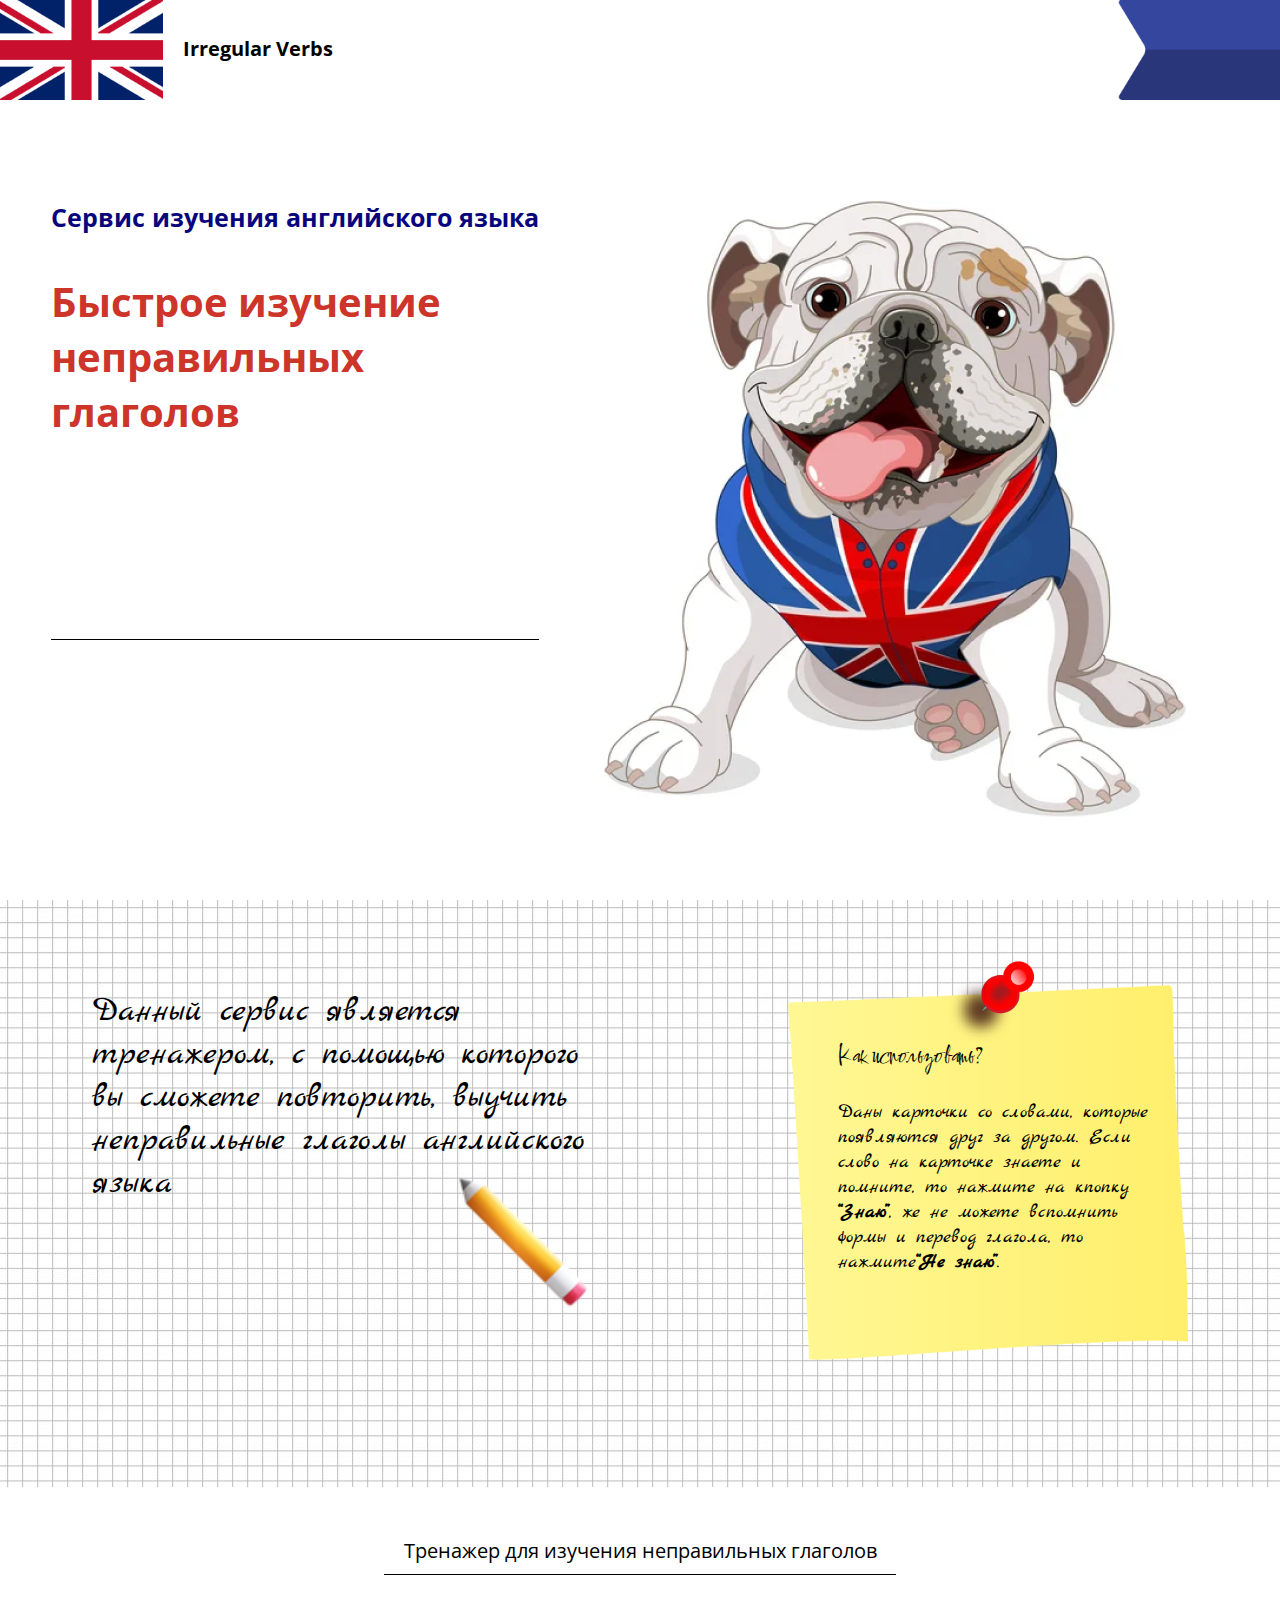
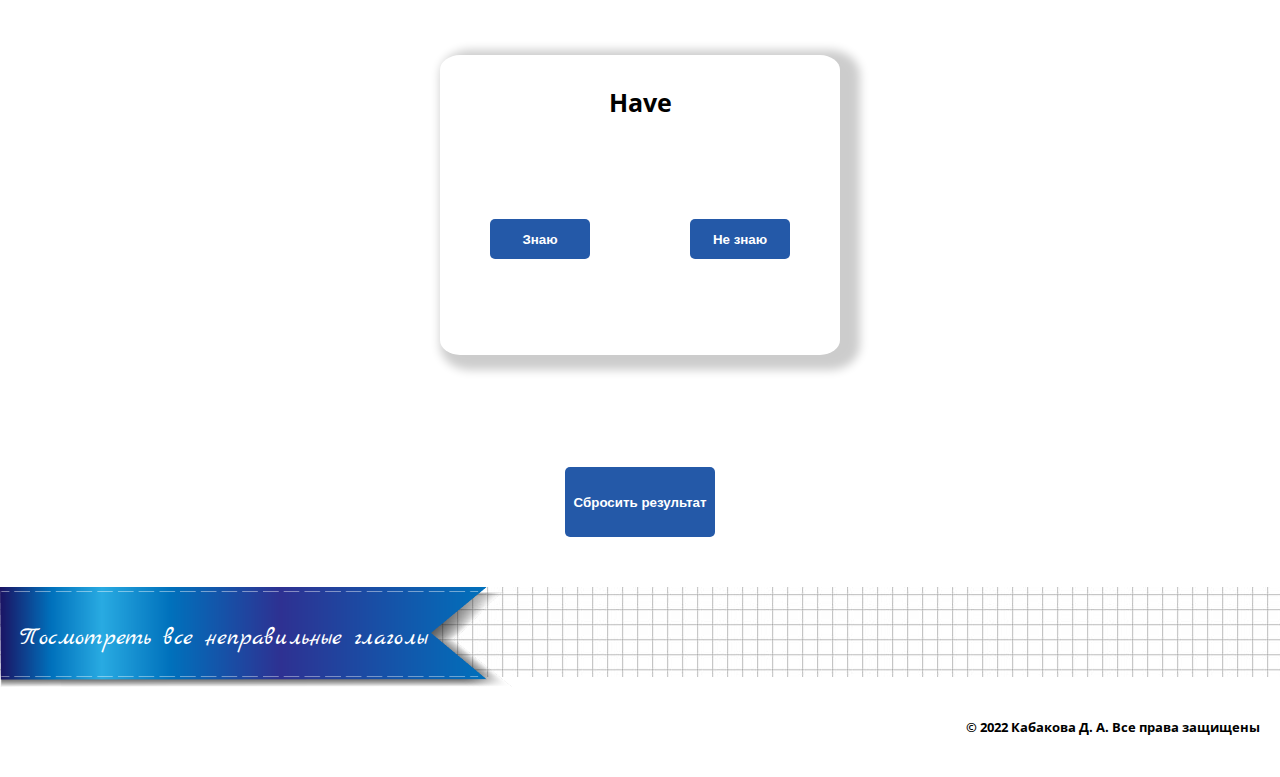
<file: index.html>
<!DOCTYPE html>
<html lang="en">
<head>
    <meta charset="UTF-8">
    <meta http-equiv="X-UA-Compatible" content="IE=edge">
    <meta name="viewport" content="width=device-width, initial-scale=1.0">
    <link rel="stylesheet" href="style.css">
    <title>Неправильные глаголы английского языка</title>
    <link rel="shortcut icon" href="/images/english.png" type="image/png">
</head>
<body>
    <header class="header">
        <div class="header__info-top">
            <div class="info-top__flag">
                <img class="flag__img" src="images/english.png">
            </div>
            <div class="info-top__words">
                <p class="info-top__words_style">Irregular Verbs</p>
            </div>
            <div class="info-top__bookmark-blue">
                <img class="info-top__bookmark-blue_style" src="icons/bookmark_blue.png">
            </div>
        </div>
        <div class="header__content">
            <div class="content__left">
                <p class="left__glav-title">Сервис изучения английского языка</p>
                <p class="left__title">Быстрое изучение<br>неправильных<br>глаголов</p>
            </div>
            <div class="content__right-image">
                <img class="content__right-image_style" src="images/dog.png" >
            </div>
        </div>
    </header>
        <main class="main">
            <div class="main__info">
                <div class="info__about">
                    <p class="about__text">
                        Данный сервис является тренажером, с помощью которого вы сможете повторить, выучить неправильные глаголы английского языка
                        <img src="icons/pencil.png"  class="text__img-pencil">
                    </p>
                    
                </div>
                <div class="info__rules">
                    <img class="rules__img" src="icons/stick.png">
                    <p class="rules__text-title">
                        Как использовать?
                    </p>
                    <p class="rules__text-main">
                        Даны карточки со словами, которые появляются друг за другом.  Если слово на карточке знаете и помните, то нажмите на кпопку <span class="rules__text-main_bold">“Знаю”</span>, 
                         же не можете вспомнить формы и перевод глагола, то нажмите<span class="rules__text-main_bold">“Не знаю”</span>.
                    </p>
                </div>
            </div>

            <div class="main__training">
                <div class="training__title">
                    <p class="training__title_style">Тренажер для изучения неправильных глаголов</p>
                </div>
                <div class="training__card">
                    <div class="card__question">
                        <p class="question__word">Have</p>
                        <div class="question__button">
                            <button class="button__know">Знаю</button>
                            <button class="button__unknow">Не знаю</button>
                        </div>
                    </div>
                    <div class="card__answer card__answer_novisible">
                        <p class="answer__word">Have</p>
                        <p class="answer__translate">Иметь</p>
                        <div class="answer__form-verbs">
                            <p class="form-verbs_name-form">II форма</p><p class="form-verbs_text">was</p>
                            <p class="form-verbs_name-form">III форма</p><p class="form-verbs_text">were</p>
                        </div>
                        <div class="answer__button">
                        <button class="button__to-next-card">Следующий глагол</button>
                        </div>
                    </div>
                </div>
            </div>
            <div class="main__reset">
                <button class="main__reset_style">Сбросить результат</button>
            </div>
            <div class="main__all-verbs">
                <div class="all-verbs__contaiter-for-link">
                    <img class="all-verbs__img" src="icons/bookmark_blue_left.png" >
                    <a href="verbs.html"class="all-verbs__link">Посмотреть все неправильные глаголы</a>
                </div>
            </div>
        </main>
        <footer class="footer">
            <div class="footer__copyright">
                <p class="footer__copyright_style">© 2022 Кабакова Д. А. Все права защищены</p>
            </div>
        </footer>
    
</body>
</html>
</file>
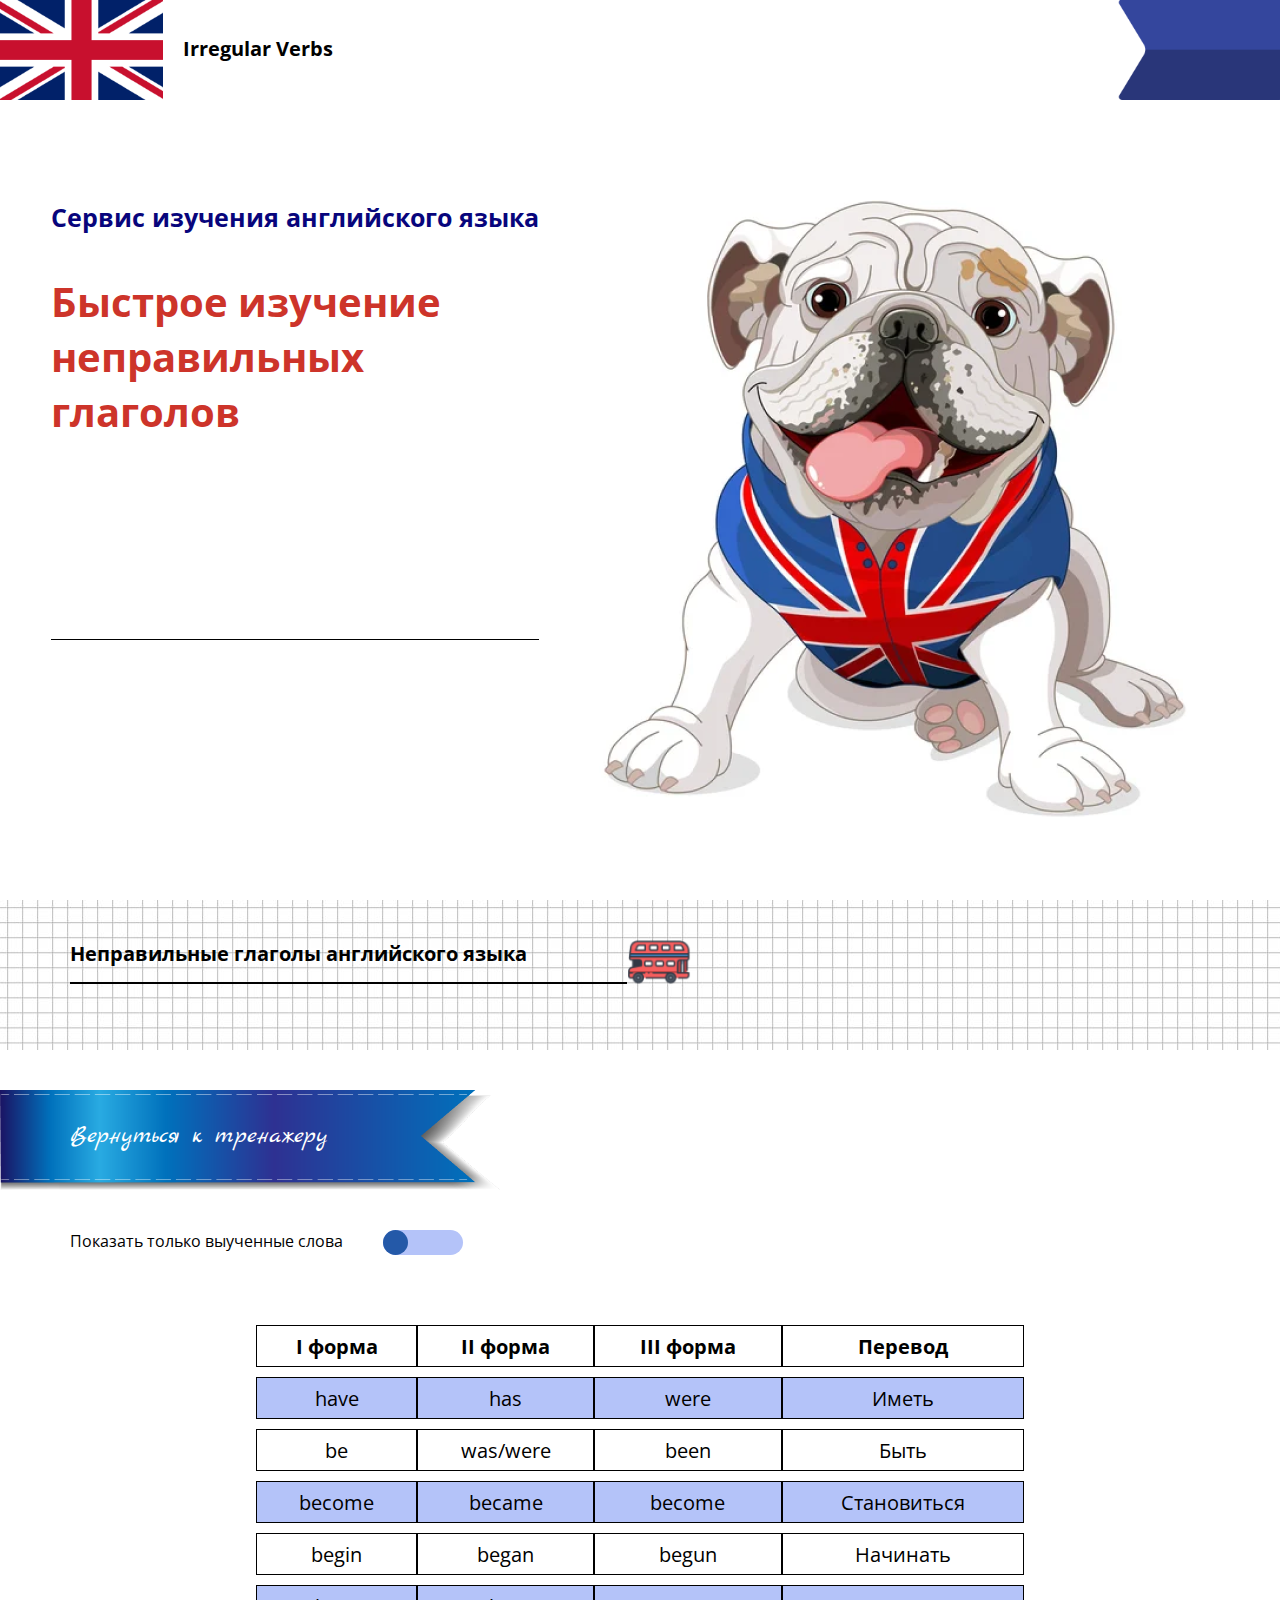
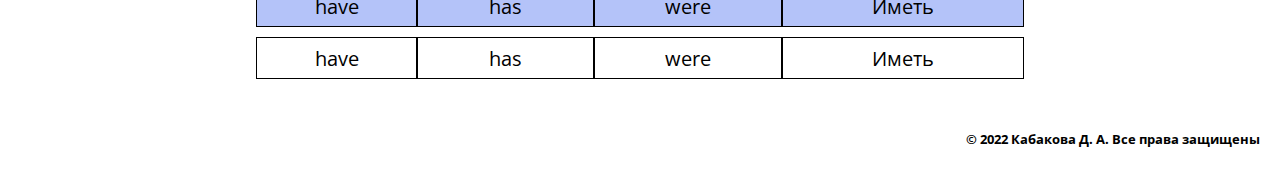
<file: verbs.html>
<!DOCTYPE html>
<html lang="en">
<head>
    <meta charset="UTF-8">
    <meta http-equiv="X-UA-Compatible" content="IE=edge">
    <meta name="viewport" content="width=device-width, initial-scale=1.0">
    <link rel="stylesheet" href="style.css">
    <title>Неправильные глаголы английского языка</title>
    <link rel="shortcut icon" href="/images/english.png" type="image/png">
</head>
<body>
    <header class="header">
        <div class="header__info-top">
            <div class="info-top__flag">
                <img class="flag__img" src="images/english.png">
            </div>
            <div class="info-top__words">
                <p class="info-top__words_style">Irregular Verbs</p>
            </div>
            <div class="info-top__bookmark-blue">
                <img class="info-top__bookmark-blue_style" src="icons/bookmark_blue.png">
            </div>
        </div>
        <div class="header__content">
            <div class="content__left">
                <p class="left__glav-title">Сервис изучения английского языка</p>
                <p class="left__title">Быстрое изучение<br>неправильных<br>глаголов</p>
            </div>
            <div class="content__right-image">
                <img class="content__right-image_style" src="images/dog.png" >
            </div>
        </div>
    </header>
        <main class="main">
            <div class="main__title">
                <div class="title__block-for-title">
                    <p class="title__block-for-title_style-p">Неправильные глаголы английского языка</p>
                </div>
                
                    <img class="title__img"src="icons/bus.png">
            </div>
            <div class="main__verbs">
                <div class="verbs__backindex">
                    <img class="verbs__backindex_background" src="icons/bookmark_blue_left.png" >
                    <a href="index.html"class="verbs__backindex_textstyle">Вернуться к тренажеру</a>
                </div>
                <div class="verbs__filter">
                    <p class="filter__text">Показать только выученные слова</p>
                    <div class="filter__switch">
                      <div class="switch__background">
                        <div class="switch__round"></div>
                      </div>  
                    </div>
                </div>
                <div class="main__verbs-table">
                    <table class="verbs-table__create-table">
                        <tr class="create-table__tr_style">
                            <td class="create-table__td_style-white"><b>I форма</b></td>
                            <td class="create-table__td_style-white"><b>II форма</b></td>
                            <td class="create-table__td_style-white"><b>III форма</b></td>
                            <td class="create-table__td_style-white"><b>Перевод</b></td>
                        </tr>
                    </table>
                </div>
            </div>
                  
        </main>
        <footer class="footer">
            <div class="footer__copyright">
                <p class="footer__copyright_style">© 2022 Кабакова Д. А. Все права защищены</p>
            </div>
            
        </footer>
        <script >
            'use strict'
           
            window.addEventListener("load", function() {

            function switchToggle(){
            let button = document.querySelector('.verbs__filter');
            let round = document.querySelector('.switch__round');
            let background = document.querySelector('.switch__background');
            
            background.addEventListener('click', function(){
            round.classList.toggle('switch__round_on'); 
            background.classList.toggle('switch__background_on'); 
             });
            };

            function createTable(){
                let masVerbs=[
                    {
                        form1:'have',
                        form2:'has',
                        form3:'were',
                        translate:'Иметь',
                    },
                    {
                        form1:'be',
                        form2:'was/were',
                        form3:'been',
                        translate:'Быть',
                    },
                    {
                        form1:'become',
                        form2:'became',
                        form3:'become',
                        translate:'Становиться',
                    },
                    {
                        form1:'begin',
                        form2:'began',
                        form3:'begun',
                        translate:'Начинать',
                    },
                    {
                        form1:'have',
                        form2:'has',
                        form3:'were',
                        translate:'Иметь',
                    },
                    {
                        form1:'have',
                        form2:'has',
                        form3:'were',
                        translate:'Иметь',
                    }

                ];
                let table = document.querySelector('.verbs-table__create-table');
                
                for (let i=0;i<masVerbs.length;i++){
                let tr = document.createElement('tr');                               
                table.appendChild(tr);

                let tdForm1=document.createElement('td');
                let tdForm2=document.createElement('td');
                let tdForm3=document.createElement('td');
                let tdTranslate=document.createElement('td');
                    if (i%2!=0){
                        tdForm1.classList.add('create-table__td_style-white'); 
                        tdForm2.classList.add('create-table__td_style-white');
                        tdForm3.classList.add('create-table__td_style-white');
                        tdTranslate.classList.add('create-table__td_style-white');
                    } else {
                        tdForm1.classList.add('create-table__td_style-blue'); 
                        tdForm2.classList.add('create-table__td_style-blue');
                        tdForm3.classList.add('create-table__td_style-blue');
                        tdTranslate.classList.add('create-table__td_style-blue');
                    }
                tdForm1.innerHTML=masVerbs[i].form1;
                tdForm2.innerHTML=masVerbs[i].form2;
                tdForm3.innerHTML=masVerbs[i].form3;
                tdTranslate.innerHTML=masVerbs[i].translate;

                tr.appendChild(tdForm1);
                tr.appendChild(tdForm2);
                tr.appendChild(tdForm3);
                tr.appendChild(tdTranslate);
                }

            }
            switchToggle();
            createTable()
                });
            
        </script>
</body>
</html>
</file>
<file: style.css>
@import url('https://fonts.googleapis.com/css2?family=Open+Sans:wght@400;700&display=swap');
@import url('https://fonts.googleapis.com/css2?family=Marck+Script&display=swap');
@import url('https://fonts.googleapis.com/css2?family=Comforter+Brush&display=swap');
*{
    margin: 0;
    padding: 0;
}

.header {
    width:100%;
    height:900px;
    
}

.header__info-top{
    width:100%;
    height:100px;    
    display:flex;
    align-items: stretch;    
}

.flag__img{
    height:100px;
}

.info-top__words_style{
    padding:20px;
    margin-top: 8%;
    font-weight: bold;
    font-size: 20px;
    font-family: "Open Sans";
    
}

.info-top__bookmark-blue{
    margin-left: auto;        
}
.info-top__bookmark-blue_style{    
    height:100px;    
}

.header__content{
    margin-left:40px;
    margin-right:40px;
    display:flex;
    justify-content:space-around;
    padding-top: 100px;
    
    
}
.content__left{
    font-family:"Open Sans";
    font-weight: bold;
    
}
.left__glav-title{
    font-size: 25px;
    color:#08057C;
}
.left__title{
    padding-top:40px;
    padding-bottom: 200px;
    font-size: 40px;
    color:#CD342A;
    border-bottom: 1px solid black;
}

.content__image_style{
    height:350px;
}


.main__info{
    padding-top:60px;
    padding-bottom:120px;
    background-image: url(images/background.jpg);
    display:flex;
    justify-content:space-around;
}

.info__about{
width:40%;

}

.about__text{
    font-family: "Marck Script";
    font-size: 35px;
    width:80%;
    padding-top: 20%;
    
}

.text__img-pencil{
    width:160px; 
    transform: rotate(90deg);
    float:right;    
}
.info__rules{
 position: relative;
 
 font-family:"Open Sans";
}

.rules__img{
    width:400px;
    
    
}
.rules__text-title{
position:absolute;
top:80px;
left:50px;
font-size: 25px;
font-family:"Comforter Brush" ;
}
.rules__text-main{
    position:absolute; 
    top:140px;
    left:50px;
    width:80%;
    font-family: "Marck Script";
    font-size: 20px;
}
.rules__text-main_bold{
    font-weight: bold;
}
.main__training{
    width:100%;
    height:500px;
    padding-top:50px;
    margin:0 auto;
    
}
.training__title{
    margin-bottom:80px;
}
.training__title_style{
    margin:0 auto;
    width:40%;
    text-align: center;
    font-family: "Open Sans";
    border-bottom:1px solid black;
    font-size: 20px;
    padding-bottom:10px;       
}

.card__question, .card__answer{
    margin:0 auto;
    width:400px;
    height:300px;
    border:1px solid B4B0B0;
    border-radius: 5%;
    box-shadow: 10px 5px 10px 10px  rgba(0, 0, 0, 0.2);
}

.card__answer_novisible{
    display:none;
}
.question__word, .answer__word{
    text-align: center;
    padding-top:30px ;
    font-family: "Open Sans";
    font-size: 25px;
    font-weight: bold;
}
.question__button{
    display:flex;
    justify-content: space-around;
    padding-top:100px;
}
.button__know,.button__unknow, .button__to-next-card, .main__reset_style{
width:100px;
height:40px;
border-radius: 5px;
background-color: #2459A8;
color:white;
font-weight: bold;
border:none;
}

.button__know:hover,.button__unknow:hover,.button__unknow:hover, .main__reset_style:hover{
background-color:#110F6B;
}

.answer__translate{
    color:#CD342A;
    font-size:18px;
    font-weight: bold;
    text-align: center;
    font-family: "Open Sans";
}
.answer__form-verbs{
    display:grid;
    grid-template-columns: 100px 100px;
    justify-content:center;
    margin-top:30px;
    grid-column-gap: 40px;
    grid-row-gap: 20px;
    align-items: center;
    justify-items:center;
    font-family: "Open Sans";
    font-weight: bold;
}
.answer__button{
margin-top:30px;
margin-left:25%;
}
.button__to-next-card{
width:200px;
}
.main__reset{
    height:max-content;
    width:100%;
    padding-top:30px;
    margin:0 auto;
    display: flex;
    justify-content: center;
}
.main__reset_style{
width:150px;
height:70px;

}
.main__all-verbs{
    height:90px;
    width:100%;
    margin-top:50px;
    background-image: url(images/background.jpg);
}
.all-verbs__contaiter-for-link{
    position:relative;
    height:70px;
    
}
.all-verbs__img{
 width:40%;
 height:100px;   
 
} 
.all-verbs__link{
    text-decoration: none;
    color:white;
    font-family: "Marck Script";
    font-size: 25px;
    position:absolute;
    left:20px;
    top:50%;
}
.footer{
    height:100px;
    width:100%;
    
    display:flex;
    justify-content: flex-end;
}
.footer__copyright{
   align-self: center;
   margin-right:20px;
   font-weight: bold;
   font-family: "Open Sans";
   font-size: 13px;
    
}
   
@media (max-width:1270px){
    .all-verbs__link{
        font-size: 22px;
    }
    .left__glav-title{
        font-size: 22px;
    }
    .left__title{
        font-size:35px;
    }
    .content__right-image_style{
        height:345px;
    }
    .header {        
        height:700px;        
    }
}


@media (max-width:1178px){
    .content__right-image_style{
        height:350px;
    }
    .left__title{
    padding-top:30px;
    padding-bottom: 150px;
    font-size: 40px;    
    border-bottom: 1px solid black;
    }
    
}

@media (max-width:1135px){
    .all-verbs__link{
        font-size: 18px;
    } 
    .left__title{
        font-size:35px;
    }

}

@media (max-width:923px){
    
    .header__content{       
        padding-top: 100px;                       
    }
    .left__title{
        border:none;
    }
    .all-verbs__img{
        width:100%;         
       } 
    .main__info{
        flex-direction: column;
        justify-content:center;
        align-items: center;
        padding-top:20px;
    }
    .info__about{
        width:80%;
              
    }
    .about__text{
        width:80%;
    }
}
@media (min-width:780px){          
    .about__text{
    width:100%;
    padding-top: 30px;       
    }    
    .info__rules{
     position: relative;     
     font-family:"Open Sans";
    }    
    .rules__img{
    width:400px;   
    }
}

@media (max-width:714px){
    .header{
    height:auto;
    }
    .header__content{    
    justify-content: flex-start;        
    flex-direction: column;    
    align-items: center;       
    padding-top: 100px;
    }
    .content__image_style{  
    padding-top: 1px;  
    height:100px;
    }
    .content__left{
    height:300px;
    }
    .info__about{
    margin-left:40px;
    }
    
}
@media (max-width:594px){
    .main__training {
        height: max-content;
    }
}
@media (max-width:443px){
    .card__question{
        width: 300px;
        height:250px;
}
.info-top__bookmark-blue_style, .flag__img, .header__info-top{
    height:60px;
}
.rules__img{
    width:320px;
    height:320px;
}
.rules__text-title, .rules__text-main{
    font-size: 18px;
}
.content__right-image_style{
    height:200px;
}
.left__glav-title{
    font-size: 17px;;
}
.left__title{
    font-size: 20px;;
}
.content__left{
    height: 200px;
}
}

 /* for verbs.html*/   
    
 .main__title {
    width:100%;
    height:150px;
    background-image: url(images/background.jpg);
    display:flex;
    justify-content: flex-start;
    
    
 }
.title__block-for-title{
    border-bottom: 2px solid black;
    margin-left:70px;
    padding-bottom:15px;
    height: min-content;
    margin-top:40px;
    padding-right:50px;

}
 .title__block-for-title_style-p{
    font-family: "Open Sans";
    vertical-align: center;
    font-size: 20px;
    font-weight: bold;
    padding-right:50px;

 }
 .title__img{   
    height:45px;
    margin-top:40px;
 }

 .verbs__backindex{
    position:relative;
    height:100px;
    margin-top:40px;
 }
 .verbs__backindex_background{
height:100px;
width:500px;
 }
 .verbs__backindex_textstyle{
    text-decoration: none;
    font-family: "Marck Script";
    font-size: 25px;
    color:white;
    
    position:absolute;
    top:30px;
    left:70px;
 }

 .verbs__filter{
    display:flex;
    margin-left: 70px;
    margin-top:40px;
 }
 .filter__text{
    font-family: "Open Sans";
 }
.switch__background{
    width:80px;
    height:25px;
    border-radius:20px;
    background: #B4C3F9;
    margin-left: 40px;
}
.switch__round{
    height:25px;
    width:25px;
    background-color: #2459A8;
    border-radius: 50%;
    margin-left: 0;
    transition: margin-left  0.2s linear;
    transition:background-color 0.2s linear;    
}
.switch__round:hover{
    background-color: #110F6B;
}
.switch__round_on{
    margin-left: 60px;
    background-color: #B4C3F9;
    transition: margin-left  0.2s linear;
    transition:background-color 0.2s linear;
}
.switch__round_on:hover {
    background-color: #2459A8;   
}

.switch__background_on{
    background: #110F6B;
}

.verbs-table__create-table{
    padding-top:60px;
    margin:0 auto;
    width:60%;
    border-spacing: 0px 10px;
}


.create-table__td_style-white{
    border:1px solid black;
   text-align: center;
   height:40px;
   font:20px 'Open Sans';
   
   
}
.create-table__td_style-blue{
    border:1px solid black;
   text-align: center;
   height:40px;
   font:20px 'Open Sans';
   background: #B4C3F9;
   
}
@media (max-width:718px){
    .title__block-for-title{
        padding-right:5px;
    
     }
     .title__block-for-title_style-p{
        
        font-size: 15px;
        font-weight: bold;
        padding-right:5px;
    
     }
     .title__img{   
        height:35px;        
        margin-top:40px;
     }
     .create-table__td_style-white,.create-table__td_style-blue{       
       font-size:12px;           
    }       
}
@media(max-width:504px){
    .main__title{
        flex-direction: column;
        align-items: center;
        height:100px;
        
        }

    .title__block-for-title{
        border-bottom: none;
        margin-left:0;           
     }
     .title__block-for-title_style-p{
        border-bottom:1px solid black;
        font-size: 12px;
        margin:0 auto;
    
     }
     .title__img{   
        display:none;}
}
@media(max-width:490px){
.verbs__backindex_background{
    width:100%;
}
.verbs__filter{
    flex-direction: column;
    vertical-align: center;
}
.switch__background{
    margin-left: 0;
    margin-top:10px;
}
}
@media(max-width:444px){
    .verbs__backindex_textstyle {
        font-size: 20px;
    }
    .filter__text{
        font-size: 15px;
    }
    .create-table__td_style-white,.create-table__td_style-blue{       
        font-size:10px;           
     }  
}
</file>
